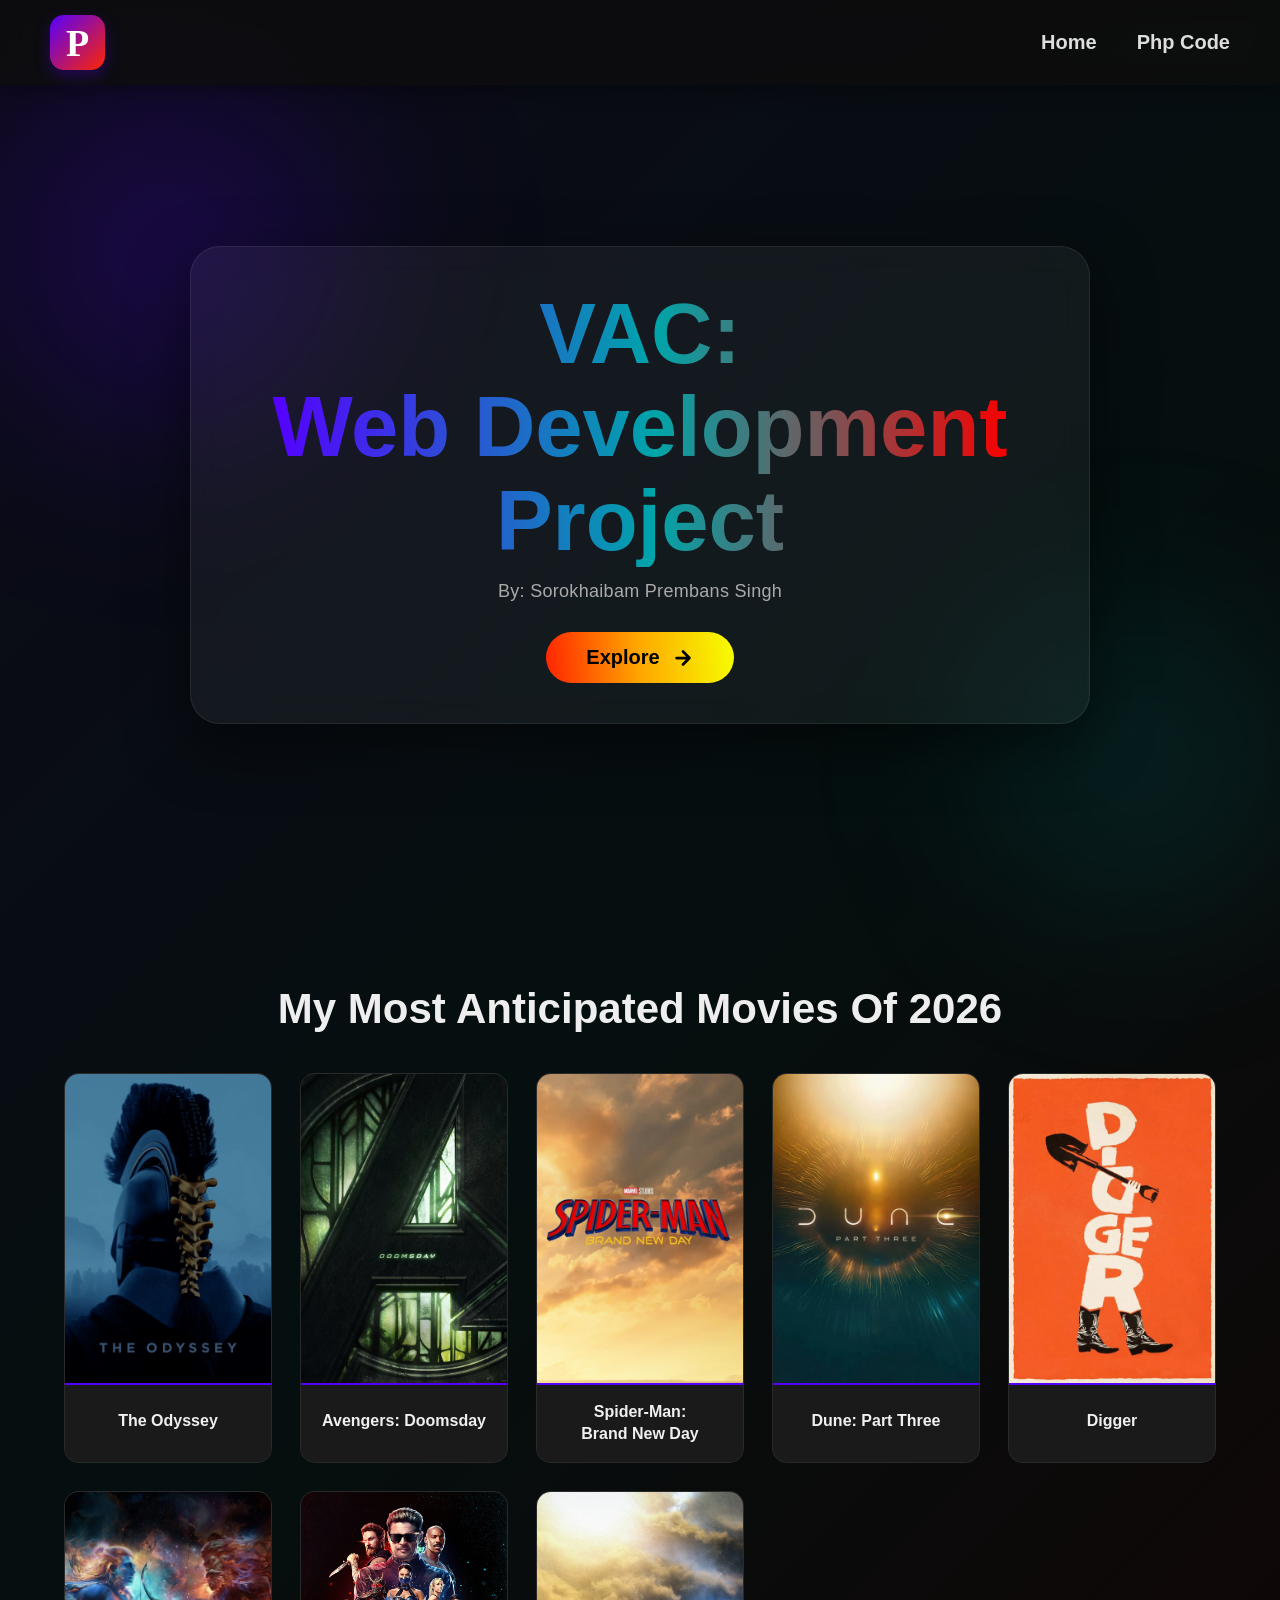
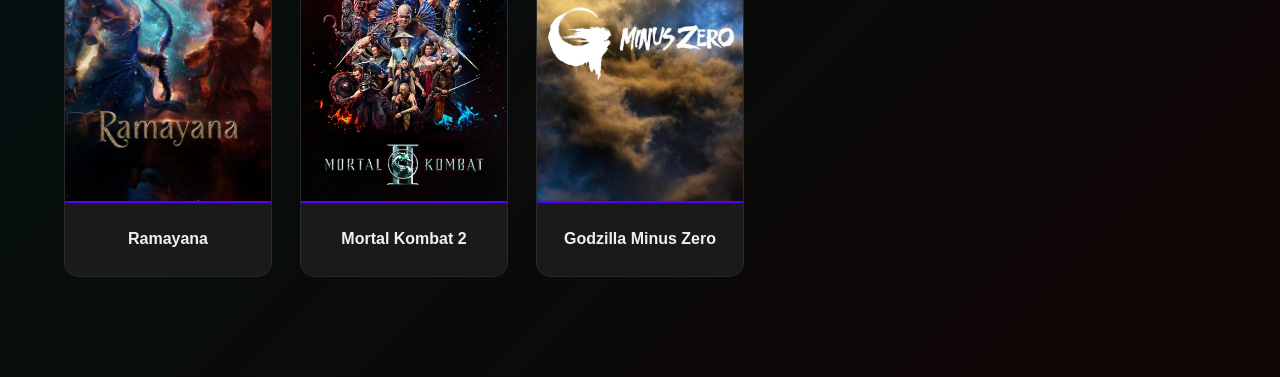
<file: index.html>
<!DOCTYPE html>
<html lang="en">
  <head>
  <meta name="viewport"          content="width=device-width, initial-scale=1.0, maximum-scale=1.0, user-scalable=no">
 <meta charset="utf-8" />
    <title>VAC: Web Development Project</title>
    <link rel="preconnect" href="https://fonts.googleapis.com" />
    <link rel="preconnect" href="https://fonts.gstatic.com" crossorigin />
    <link href="https://fonts.googleapis.com/css2?family=Poppins:wght@400;600;700&family=Roboto+Serif:wght@400;700&display=swap" rel="stylesheet" />
    <link rel="stylesheet" href="Homepage/globals.css" />
    <link rel="stylesheet" href="Homepage/styleguide.css" />
    <link rel="stylesheet" href="Homepage/style.css" />
  </head>
  <body>
    <div class="home-page">
      <nav class="navbar">
        <a href="index.html" class="logo" style="text-decoration: none;">P</a>
        <div class="menu">
          <a href="index.html" class="nav-link">Home</a>
          <a href="Pages/PhpCode/index.html" class="nav-link">Php Code</a>
          <!-- Toggle button removed — dark mode is the permanent default -->
        </div>
      </nav>

      <header class="hero-section">
        <div class="hero-bg-glow glow-1"></div>
        <div class="hero-bg-glow glow-2"></div>

        <div class="hero-content">
          <h1 class="hero-title">VAC:<br />Web Development Project</h1>
          <p class="hero-subtitle">By: Sorokhaibam Prembans Singh</p>
          <a href="#movies-section" class="explore-btn" onclick="document.getElementById('movies-section').scrollIntoView({behavior: 'smooth'}); return false;">
            Explore
            <svg width="22" height="22" viewBox="0 0 24 24" fill="none" xmlns="http://www.w3.org/2000/svg">
              <path d="M5 12H19M19 12L12 5M19 12L12 19" stroke="currentColor" stroke-width="3" stroke-linecap="round" stroke-linejoin="round"/>
            </svg>
          </a>
        </div>
      </header>

      <h2 id="movies-section" class="section-title">My Most Anticipated Movies Of 2026</h2>

      <section class="movie-section">
        <a href="Pages/Odyssey/index.html" class="movie-link">
          <div class="movie-card">
            <img class="movie-img" src="Asset/odyssey.webp" alt="The Odyssey" />
            <div class="title-frame"><h3>The Odyssey</h3></div>
          </div>
        </a>
        <a href="Pages/Avengers/index.html" class="movie-link">
          <div class="movie-card">
            <img class="movie-img" src="Asset/avengers.webp" alt="Avengers: Doomsday" />
            <div class="title-frame"><h3>Avengers: Doomsday</h3></div>
          </div>
        </a>
        <a href="Pages/SpiderMan/index.html" class="movie-link">
          <div class="movie-card">
            <img class="movie-img" src="Asset/spiderman.webp" alt="Spider-Man: Brand New Day" />
            <div class="title-frame"><h3>Spider-Man:<br/>Brand New Day</h3></div>
          </div>
        </a>
        <a href="Pages/Dune/index.html" class="movie-link">
          <div class="movie-card">
            <img class="movie-img" src="Asset/dune.webp" alt="Dune: Part Three" />
            <div class="title-frame"><h3>Dune: Part Three</h3></div>
          </div>
        </a>
        <a href="Pages/Digger/index.html" class="movie-link">
          <div class="movie-card">
            <img class="movie-img" src="Asset/digger.webp" alt="Digger" />
            <div class="title-frame"><h3>Digger</h3></div>
          </div>
        </a>
        <a href="Pages/Ramayana/index.html" class="movie-link">
          <div class="movie-card">
            <img class="movie-img" src="Asset/ramayana.webp" alt="Ramayana" />
            <div class="title-frame"><h3>Ramayana</h3></div>
          </div>
        </a>
        <a href="Pages/MortalKombat/index.html" class="movie-link">
          <div class="movie-card">
            <img class="movie-img" src="Asset/mortalkombat.webp" alt="Mortal Kombat 2" />
            <div class="title-frame"><h3>Mortal Kombat 2</h3></div>
          </div>
        </a>
        <a href="Pages/Godzilla/index.html" class="movie-link">
          <div class="movie-card">
            <img class="movie-img" src="Asset/godzilla.webp" alt="Godzilla" />
            <div class="title-frame"><h3>Godzilla Minus Zero</h3></div>
          </div>
        </a>
      </section>
    </div>
  </body>
</html>
</file>
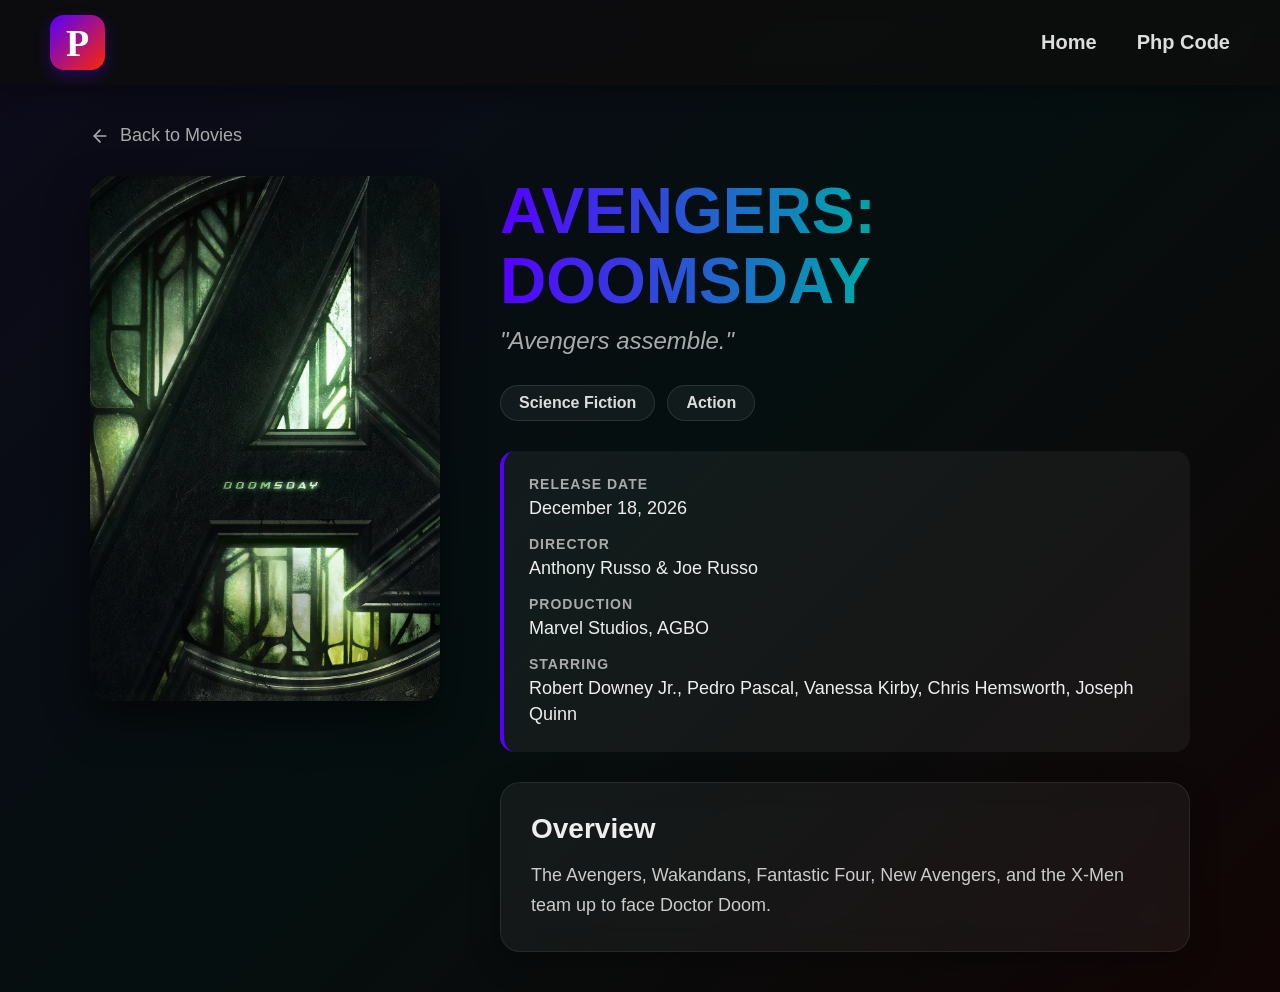
<file: Pages/Avengers/index.html>
<!DOCTYPE html>
<html lang="en">
  <head>
    <meta name="viewport" content="width=device-width, initial-scale=1" />
    <meta charset="utf-8" />
    <title>Avengers: Doomsday - Details</title>
    <link rel="stylesheet" href="../../Homepage/globals.css" />
    <link rel="stylesheet" href="../../Homepage/styleguide.css" />
    <link rel="stylesheet" href="../../Homepage/movie-style.css" />
  </head>
  <body>
    <div class="home-page">
      <nav class="navbar">
        <a href="../../index.html" class="logo" style="text-decoration:none;">P</a>
        <div class="menu">
          <a href="../../index.html" class="nav-link">Home</a>
          <a href="../PhpCode/index.html" class="nav-link">Php Code</a>
        </div>
      </nav>
      <main class="movie-detail-container">
        <a href="../../index.html#movies-section" onclick="history.back(); return false;" class="back-btn">
          <svg width="20" height="20" viewBox="0 0 24 24" fill="none" stroke="currentColor" stroke-width="2" stroke-linecap="round" stroke-linejoin="round"><line x1="19" y1="12" x2="5" y2="12"></line><polyline points="12 19 5 12 12 5"></polyline></svg>
          Back to Movies
        </a>
        <div class="movie-content-split">
          <div class="poster-column"><img class="detail-poster" src="../../Asset/avengers.webp" alt="Avengers Poster" /></div>
          <div class="info-column">
            <h1 class="detail-title">AVENGERS: DOOMSDAY</h1>
            <p class="detail-tagline">"Avengers assemble."</p>
            <div class="detail-genres"><span class="genre-pill">Science Fiction</span><span class="genre-pill">Action</span></div>
            <div class="meta-grid">
              <div class="meta-item"><span class="meta-label">Release Date</span><span class="meta-value">December 18, 2026</span></div>
              <div class="meta-item"><span class="meta-label">Director</span><span class="meta-value">Anthony Russo & Joe Russo</span></div>
              <div class="meta-item"><span class="meta-label">Production</span><span class="meta-value">Marvel Studios, AGBO</span></div>
              <div class="meta-item"><span class="meta-label">Starring</span><span class="meta-value">Robert Downey Jr., Pedro Pascal, Vanessa Kirby, Chris Hemsworth, Joseph Quinn</span></div>
            </div>
            <div class="overview-card">
              <h2>Overview</h2>
              <p>The Avengers, Wakandans, Fantastic Four, New Avengers, and the X-Men team up to face Doctor Doom.</p>
            </div>
          </div>
        </div>
      </main>
    </div>
  </body>
</html>
</file>
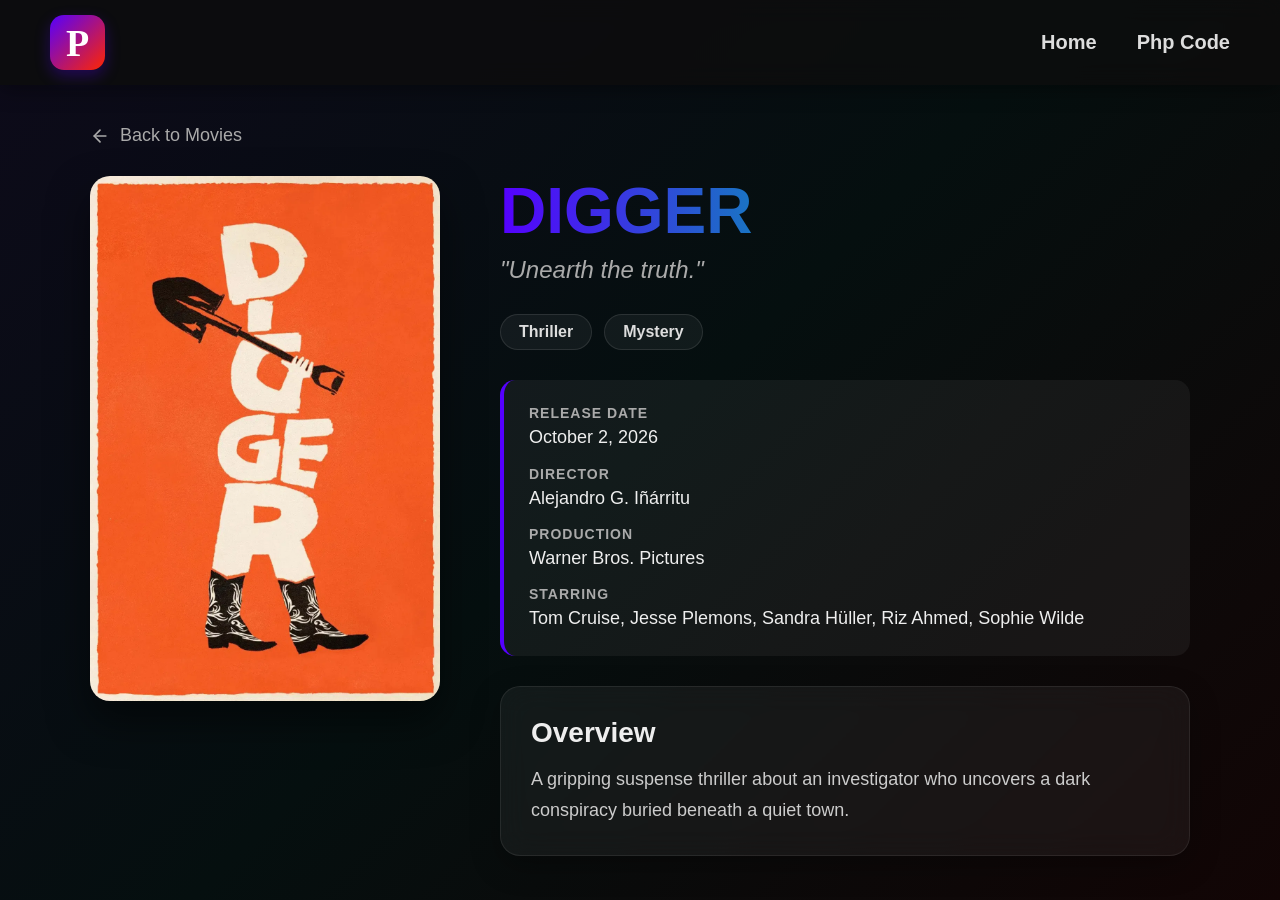
<file: Pages/Digger/index.html>
<!DOCTYPE html>
<html lang="en">
  <head>
    <meta name="viewport" content="width=device-width, initial-scale=1" />
    <meta charset="utf-8" />
    <title>Digger - Details</title>
    <link rel="stylesheet" href="../../Homepage/globals.css" />
    <link rel="stylesheet" href="../../Homepage/styleguide.css" />
    <link rel="stylesheet" href="../../Homepage/movie-style.css" />
   
  </head>
  <body>
    <div class="home-page">
      <nav class="navbar">
        <a href="../../index.html" class="logo" style="text-decoration:none;">P</a>
        <div class="menu">
          <a href="../../index.html" class="nav-link">Home</a>
          <a href="../PhpCode/index.html" class="nav-link">Php Code</a>
        </div>
      </nav>
      <main class="movie-detail-container">
        <a href="../../index.html#movies-section" onclick="history.back(); return false;" class="back-btn">
          <svg width="20" height="20" viewBox="0 0 24 24" fill="none" stroke="currentColor" stroke-width="2" stroke-linecap="round" stroke-linejoin="round"><line x1="19" y1="12" x2="5" y2="12"></line><polyline points="12 19 5 12 12 5"></polyline></svg>
          Back to Movies
        </a>
        <div class="movie-content-split">
          <div class="poster-column"><img class="detail-poster" src="../../Asset/digger.webp" alt="Digger Poster" /></div>
          <div class="info-column">
            <h1 class="detail-title">DIGGER</h1>
            <p class="detail-tagline">"Unearth the truth."</p>
            <div class="detail-genres"><span class="genre-pill">Thriller</span><span class="genre-pill">Mystery</span></div>
            <div class="meta-grid">
              <div class="meta-item"><span class="meta-label">Release Date</span><span class="meta-value">October 2, 2026</span></div>
              <div class="meta-item"><span class="meta-label">Director</span><span class="meta-value">Alejandro G. Iñárritu</span></div>
              <div class="meta-item"><span class="meta-label">Production</span><span class="meta-value">Warner Bros. Pictures</span></div>
              <div class="meta-item"><span class="meta-label">Starring</span><span class="meta-value">Tom Cruise, Jesse Plemons, Sandra Hüller, Riz Ahmed, Sophie Wilde</span></div>
            </div>
            <div class="overview-card">
              <h2>Overview</h2>
              <p>A gripping suspense thriller about an investigator who uncovers a dark conspiracy buried beneath a quiet town.</p>
            </div>
          </div>
        </div>
      </main>
    </div>
  </body>
</html>
</file>
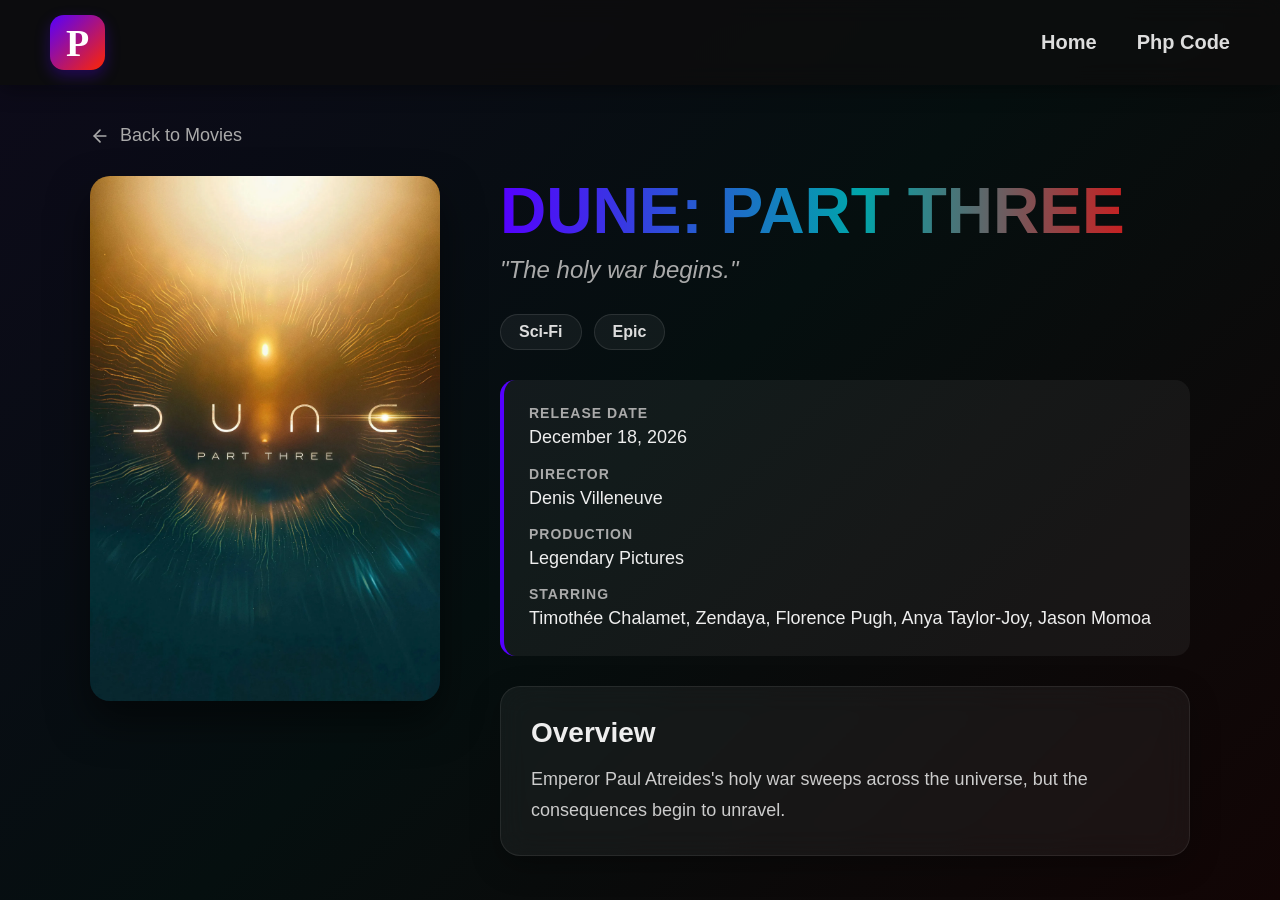
<file: Pages/Dune/index.html>
<!DOCTYPE html>
<html lang="en">
  <head>
    <meta name="viewport" content="width=device-width, initial-scale=1" />
    <meta charset="utf-8" />
    <title>Dune: Part Three - Details</title>
    <link rel="stylesheet" href="../../Homepage/globals.css" />
    <link rel="stylesheet" href="../../Homepage/styleguide.css" />
    <link rel="stylesheet" href="../../Homepage/movie-style.css" />
    
  </head>
  <body>
    <div class="home-page">
      <nav class="navbar">
        <a href="../../index.html" class="logo" style="text-decoration:none;">P</a>
        <div class="menu">
          <a href="../../index.html" class="nav-link">Home</a>
          <a href="../PhpCode/index.html" class="nav-link">Php Code</a>
        </div>
      </nav>
      <main class="movie-detail-container">
        <a href="../../index.html#movies-section" onclick="history.back(); return false;" class="back-btn">
          <svg width="20" height="20" viewBox="0 0 24 24" fill="none" stroke="currentColor" stroke-width="2" stroke-linecap="round" stroke-linejoin="round"><line x1="19" y1="12" x2="5" y2="12"></line><polyline points="12 19 5 12 12 5"></polyline></svg>
          Back to Movies
        </a>
        <div class="movie-content-split">
          <div class="poster-column"><img class="detail-poster" src="../../Asset/dune.webp" alt="Dune Poster" /></div>
          <div class="info-column">
            <h1 class="detail-title">DUNE: PART THREE</h1>
            <p class="detail-tagline">"The holy war begins."</p>
            <div class="detail-genres"><span class="genre-pill">Sci-Fi</span><span class="genre-pill">Epic</span></div>
            <div class="meta-grid">
              <div class="meta-item"><span class="meta-label">Release Date</span><span class="meta-value">December 18, 2026</span></div>
              <div class="meta-item"><span class="meta-label">Director</span><span class="meta-value">Denis Villeneuve</span></div>
              <div class="meta-item"><span class="meta-label">Production</span><span class="meta-value">Legendary Pictures</span></div>
              <div class="meta-item"><span class="meta-label">Starring</span><span class="meta-value">Timothée Chalamet, Zendaya, Florence Pugh, Anya Taylor-Joy, Jason Momoa</span></div>
            </div>
            <div class="overview-card">
              <h2>Overview</h2>
              <p>Emperor Paul Atreides's holy war sweeps across the universe, but the consequences begin to unravel.</p>
            </div>
          </div>
        </div>
      </main>
    </div>
  </body>
</html>
</file>
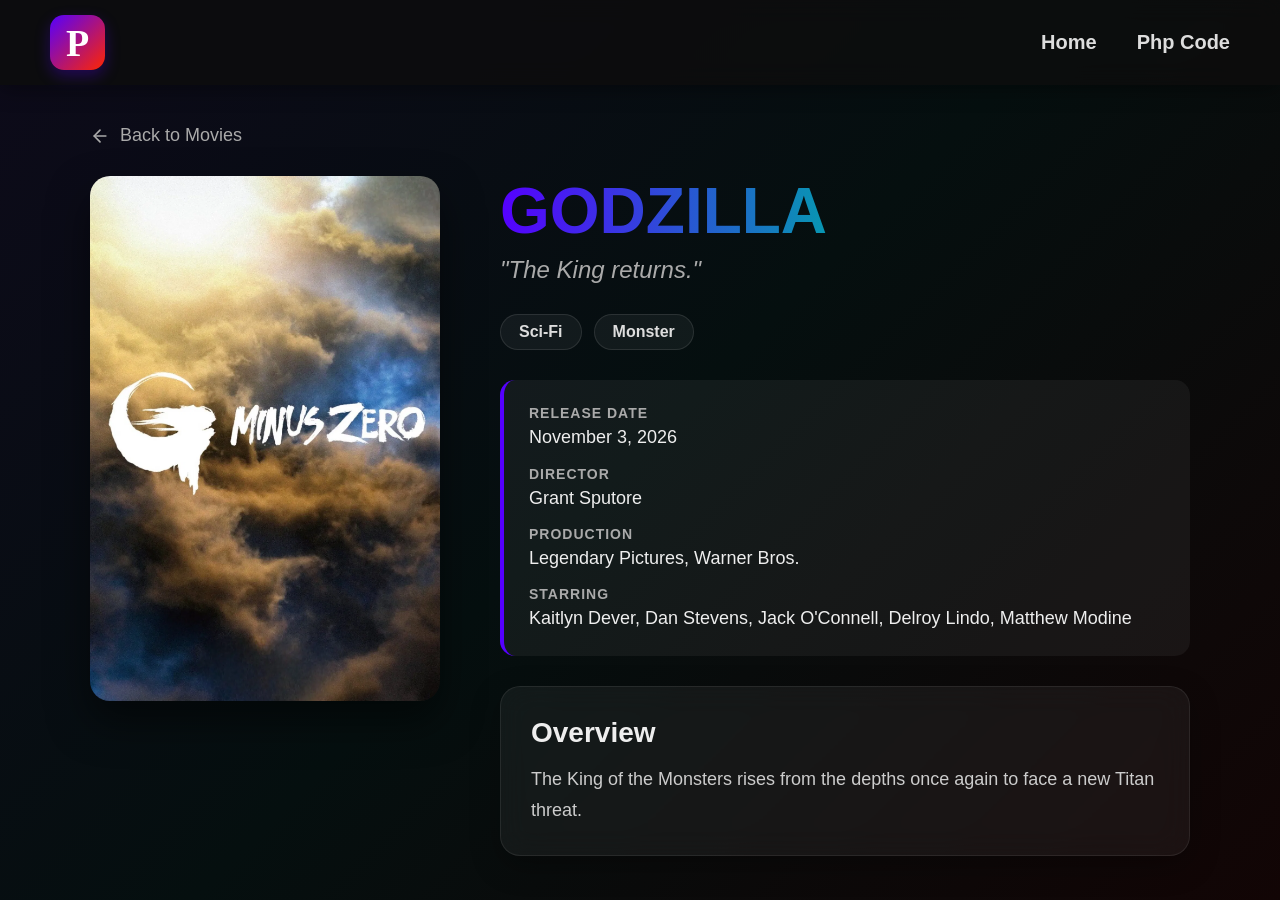
<file: Pages/Godzilla/index.html>
<!DOCTYPE html>
<html lang="en">
  <head>
    <meta name="viewport" content="width=device-width, initial-scale=1" />
    <meta charset="utf-8" />
    <title>Godzilla - Details</title>
    <link rel="stylesheet" href="../../Homepage/globals.css" />
    <link rel="stylesheet" href="../../Homepage/styleguide.css" />
    <link rel="stylesheet" href="../../Homepage/movie-style.css" />
  </head>
  <body>
    <div class="home-page">
      <nav class="navbar">
        <a href="../../index.html" class="logo" style="text-decoration:none;">P</a>
        <div class="menu">
          <a href="../../index.html" class="nav-link">Home</a>
          <a href="../PhpCode/index.html" class="nav-link">Php Code</a>
        </div>
      </nav>
      <main class="movie-detail-container">
        <a href="../../index.html#movies-section" onclick="history.back(); return false;" class="back-btn">
          <svg width="20" height="20" viewBox="0 0 24 24" fill="none" stroke="currentColor" stroke-width="2" stroke-linecap="round" stroke-linejoin="round"><line x1="19" y1="12" x2="5" y2="12"></line><polyline points="12 19 5 12 12 5"></polyline></svg>
          Back to Movies
        </a>
        <div class="movie-content-split">
          <div class="poster-column"><img class="detail-poster" src="../../Asset/godzilla.webp" alt="Godzilla Poster" /></div>
          <div class="info-column">
            <h1 class="detail-title">GODZILLA</h1>
            <p class="detail-tagline">"The King returns."</p>
            <div class="detail-genres"><span class="genre-pill">Sci-Fi</span><span class="genre-pill">Monster</span></div>
            <div class="meta-grid">
              <div class="meta-item"><span class="meta-label">Release Date</span><span class="meta-value">November 3, 2026</span></div>
              <div class="meta-item"><span class="meta-label">Director</span><span class="meta-value">Grant Sputore</span></div>
              <div class="meta-item"><span class="meta-label">Production</span><span class="meta-value">Legendary Pictures, Warner Bros.</span></div>
              <div class="meta-item"><span class="meta-label">Starring</span><span class="meta-value">Kaitlyn Dever, Dan Stevens, Jack O'Connell, Delroy Lindo, Matthew Modine</span></div>
            </div>
            <div class="overview-card">
              <h2>Overview</h2>
              <p>The King of the Monsters rises from the depths once again to face a new Titan threat.</p>
            </div>
          </div>
        </div>
      </main>
    </div>
  </body>
</html>
</file>
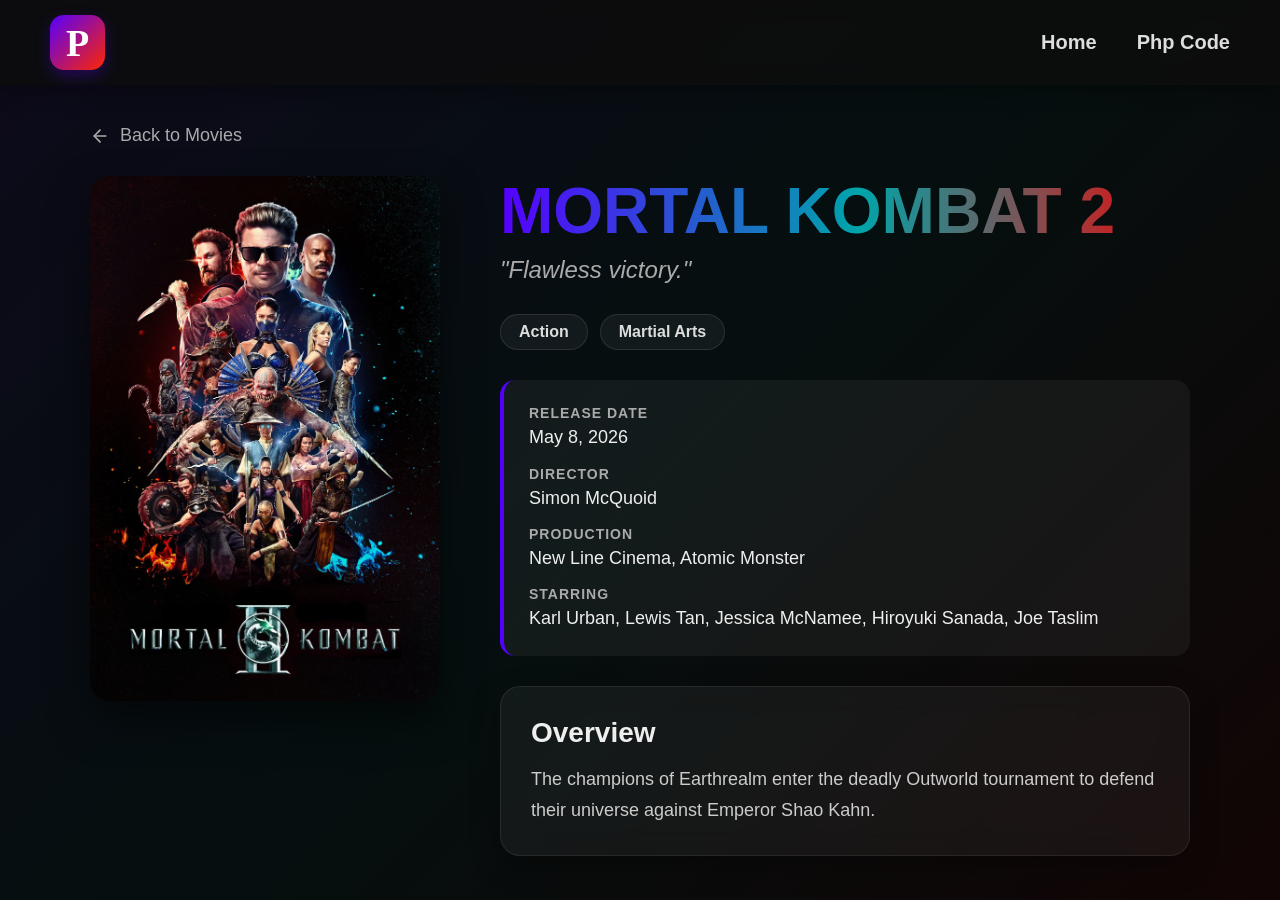
<file: Pages/MortalKombat/index.html>
<!DOCTYPE html>
<html lang="en">
  <head>
    <meta name="viewport" content="width=device-width, initial-scale=1" />
    <meta charset="utf-8" />
    <title>Mortal Kombat 2 - Details</title>
    <link rel="stylesheet" href="../../Homepage/globals.css" />
    <link rel="stylesheet" href="../../Homepage/styleguide.css" />
    <link rel="stylesheet" href="../../Homepage/movie-style.css" />
  </head>
  <body>
    <div class="home-page">
      <nav class="navbar">
        <a href="../../index.html" class="logo" style="text-decoration:none;">P</a>
        <div class="menu">
          <a href="../../index.html" class="nav-link">Home</a>
          <a href="../PhpCode/index.html" class="nav-link">Php Code</a>
        </div>
      </nav>
      <main class="movie-detail-container">
        <a href="../../index.html#movies-section" onclick="history.back(); return false;" class="back-btn">
          <svg width="20" height="20" viewBox="0 0 24 24" fill="none" stroke="currentColor" stroke-width="2" stroke-linecap="round" stroke-linejoin="round"><line x1="19" y1="12" x2="5" y2="12"></line><polyline points="12 19 5 12 12 5"></polyline></svg>
          Back to Movies
        </a>
        <div class="movie-content-split">
          <div class="poster-column"><img class="detail-poster" src="../../Asset/mortalkombat.webp" alt="Mortal Kombat 2 Poster" /></div>
          <div class="info-column">
            <h1 class="detail-title">MORTAL KOMBAT 2</h1>
            <p class="detail-tagline">"Flawless victory."</p>
            <div class="detail-genres"><span class="genre-pill">Action</span><span class="genre-pill">Martial Arts</span></div>
            <div class="meta-grid">
              <div class="meta-item"><span class="meta-label">Release Date</span><span class="meta-value">May 8, 2026</span></div>
              <div class="meta-item"><span class="meta-label">Director</span><span class="meta-value">Simon McQuoid</span></div>
              <div class="meta-item"><span class="meta-label">Production</span><span class="meta-value">New Line Cinema, Atomic Monster</span></div>
              <div class="meta-item"><span class="meta-label">Starring</span><span class="meta-value">Karl Urban, Lewis Tan, Jessica McNamee, Hiroyuki Sanada, Joe Taslim</span></div>
            </div>
            <div class="overview-card">
              <h2>Overview</h2>
              <p>The champions of Earthrealm enter the deadly Outworld tournament to defend their universe against Emperor Shao Kahn.</p>
            </div>
          </div>
        </div>
      </main>
    </div>
  </body>
</html>
</file>
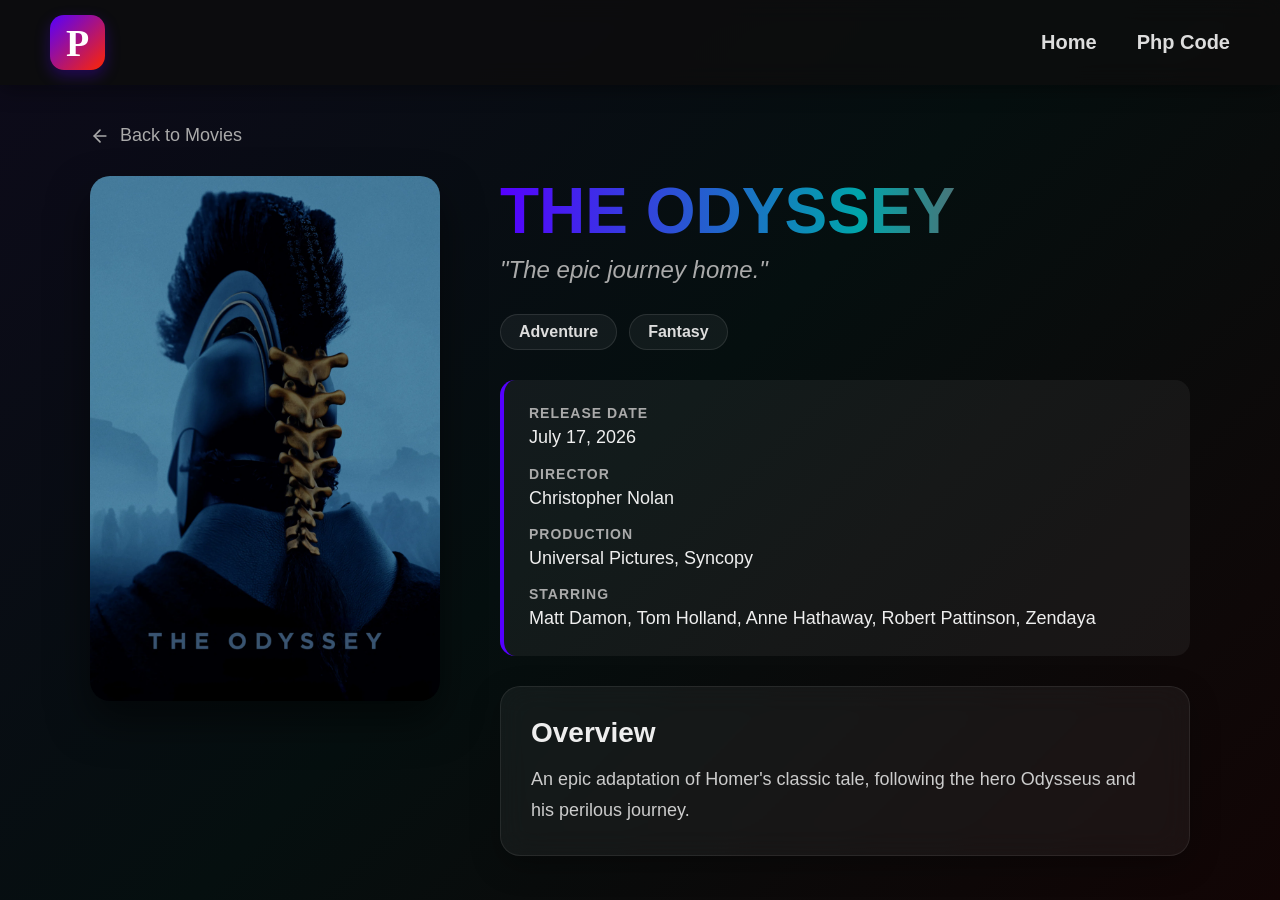
<file: Pages/Odyssey/index.html>
<!DOCTYPE html>
<html lang="en">
  <head>
    <meta name="viewport" content="width=device-width, initial-scale=1" />
    <meta charset="utf-8" />
    <title>The Odyssey - Details</title>
    <link rel="stylesheet" href="../../Homepage/globals.css" />
    <link rel="stylesheet" href="../../Homepage/styleguide.css" />
    <link rel="stylesheet" href="../../Homepage/movie-style.css" />
  </head>
  <body>
    <div class="home-page">
      <nav class="navbar">
        <a href="../../index.html" class="logo" style="text-decoration:none;">P</a>
        <div class="menu">
          <a href="../../index.html" class="nav-link">Home</a>
          <a href="../PhpCode/index.html" class="nav-link">Php Code</a>
        </div>
      </nav>
      <main class="movie-detail-container">
        <a href="../../index.html#movies-section" onclick="history.back(); return false;" class="back-btn">
          <svg width="20" height="20" viewBox="0 0 24 24" fill="none" stroke="currentColor" stroke-width="2" stroke-linecap="round" stroke-linejoin="round"><line x1="19" y1="12" x2="5" y2="12"></line><polyline points="12 19 5 12 12 5"></polyline></svg>
          Back to Movies
        </a>
        <div class="movie-content-split">
          <div class="poster-column"><img class="detail-poster" src="../../Asset/odyssey.webp" alt="Odyssey Poster" /></div>
          <div class="info-column">
            <h1 class="detail-title">THE ODYSSEY</h1>
            <p class="detail-tagline">"The epic journey home."</p>
            <div class="detail-genres"><span class="genre-pill">Adventure</span><span class="genre-pill">Fantasy</span></div>
            <div class="meta-grid">
              <div class="meta-item"><span class="meta-label">Release Date</span><span class="meta-value">July 17, 2026</span></div>
              <div class="meta-item"><span class="meta-label">Director</span><span class="meta-value">Christopher Nolan</span></div>
              <div class="meta-item"><span class="meta-label">Production</span><span class="meta-value">Universal Pictures, Syncopy</span></div>
              <div class="meta-item"><span class="meta-label">Starring</span><span class="meta-value">Matt Damon, Tom Holland, Anne Hathaway, Robert Pattinson, Zendaya</span></div>
            </div>
            <div class="overview-card">
              <h2>Overview</h2>
              <p>An epic adaptation of Homer's classic tale, following the hero Odysseus and his perilous journey.</p>
            </div>
          </div>
        </div>
      </main>
    </div>
  </body>
</html>
</file>
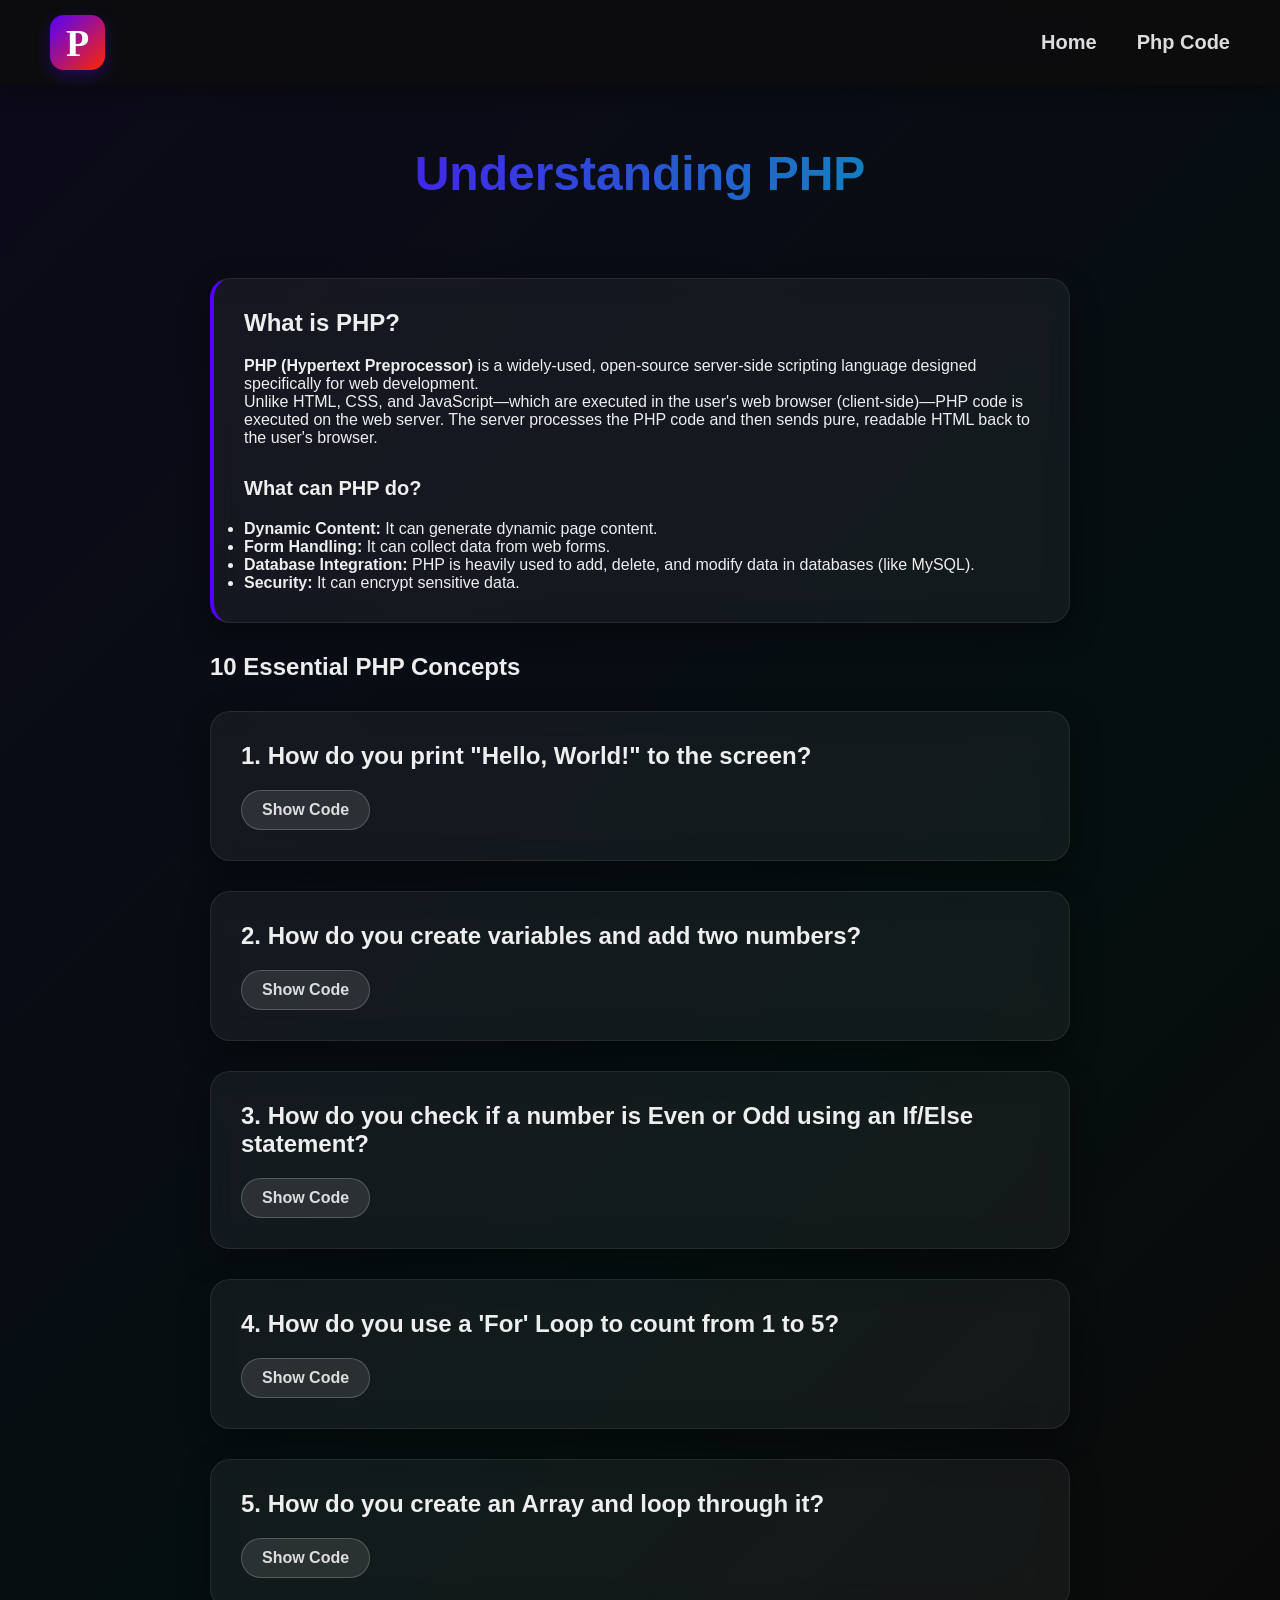
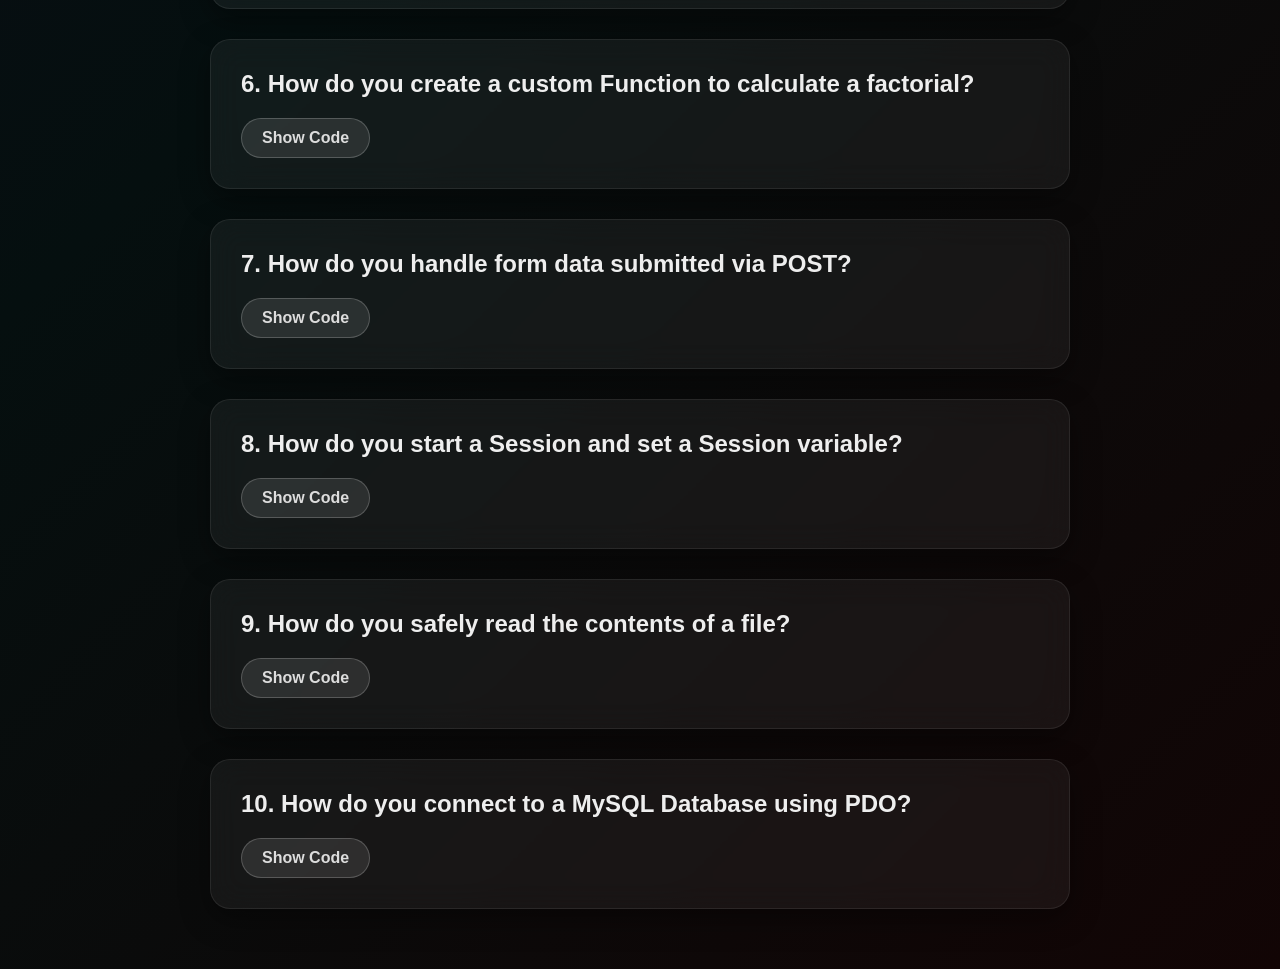
<file: Pages/PhpCode/index.html>
<!DOCTYPE html>
<html lang="en">
  <head>
    <meta name="viewport" content="width=device-width, initial-scale=1" />
    <meta charset="utf-8" />
    <title>PHP Introduction & Code Examples</title>
    <link rel="stylesheet" href="../../Homepage/globals.css" />
    <link rel="stylesheet" href="../../Homepage/styleguide.css" />
    <link rel="stylesheet" href="../../Homepage/php-style.css" />
  </head>
  <body>
    <div class="home-page">
      <nav class="navbar">
        <a href="../../index.html" class="logo" style="text-decoration: none;">P</a>
        <div class="menu">
          <a href="../../index.html" class="nav-link">Home</a>
          <a href="#" class="nav-link">Php Code</a>
        </div>
      </nav>

      <main class="php-container">
        <h1 class="page-title">Understanding PHP</h1>

        <div class="code-card" style="border-left: 4px solid var(--primary-color);">
          <h2 class="question">What is PHP?</h2>
          <p class="intro-text">
            <strong>PHP (Hypertext Preprocessor)</strong> is a widely-used, open-source server-side scripting language designed specifically for web development. 
          </p>
          <p class="intro-text">
            Unlike HTML, CSS, and JavaScript—which are executed in the user's web browser (client-side)—PHP code is executed on the web server. The server processes the PHP code and then sends pure, readable HTML back to the user's browser.
          </p>
          <h3 class="question" style="font-size: 20px; margin-top: 30px;">What can PHP do?</h3>
          <ul class="intro-list">
            <li><strong>Dynamic Content:</strong> It can generate dynamic page content.</li>
            <li><strong>Form Handling:</strong> It can collect data from web forms.</li>
            <li><strong>Database Integration:</strong> PHP is heavily used to add, delete, and modify data in databases (like MySQL).</li>
            <li><strong>Security:</strong> It can encrypt sensitive data.</li>
          </ul>
        </div>

        <h2 class="section-subtitle">10 Essential PHP Concepts</h2>

        <!-- Card 1 -->
        <div class="code-card">
          <h3 class="question">1. How do you print "Hello, World!" to the screen?</h3>
          <button class="toggle-btn" onclick="toggleCode(this)">Show Code</button>
          <div class="code-wrapper"><div class="code-inner"><div class="code-block"><code>&lt;?php
    echo "Hello, World!";
?&gt;</code></div></div></div>
        </div>

        <!-- Card 2 -->
        <div class="code-card">
          <h3 class="question">2. How do you create variables and add two numbers?</h3>
          <button class="toggle-btn" onclick="toggleCode(this)">Show Code</button>
          <div class="code-wrapper"><div class="code-inner"><div class="code-block"><code>&lt;?php
    $num1 = 15;
    $num2 = 25;
    $sum = $num1 + $num2;
    echo "The sum is: " . $sum;
?&gt;</code></div></div></div>
        </div>

        <!-- Card 3 -->
        <div class="code-card">
          <h3 class="question">3. How do you check if a number is Even or Odd using an If/Else statement?</h3>
          <button class="toggle-btn" onclick="toggleCode(this)">Show Code</button>
          <div class="code-wrapper"><div class="code-inner"><div class="code-block"><code>&lt;?php
    $number = 8;
    if ($number % 2 == 0) {
        echo "$number is Even";
    } else {
        echo "$number is Odd";
    }
?&gt;</code></div></div></div>
        </div>

        <!-- Card 4 -->
        <div class="code-card">
          <h3 class="question">4. How do you use a 'For' Loop to count from 1 to 5?</h3>
          <button class="toggle-btn" onclick="toggleCode(this)">Show Code</button>
          <div class="code-wrapper"><div class="code-inner"><div class="code-block"><code>&lt;?php
    for ($i = 1; $i <= 5; $i++) {
        echo "The number is: $i &lt;br&gt;";
    }
?&gt;</code></div></div></div>
        </div>

        <!-- Card 5 -->
        <div class="code-card">
          <h3 class="question">5. How do you create an Array and loop through it?</h3>
          <button class="toggle-btn" onclick="toggleCode(this)">Show Code</button>
          <div class="code-wrapper"><div class="code-inner"><div class="code-block"><code>&lt;?php
    $movies = array("Avengers", "Godzilla", "Dune");
    foreach ($movies as $movie) {
        echo $movie . "&lt;br&gt;";
    }
?&gt;</code></div></div></div>
        </div>

        <!-- Card 6 -->
        <div class="code-card">
          <h3 class="question">6. How do you create a custom Function to calculate a factorial?</h3>
          <button class="toggle-btn" onclick="toggleCode(this)">Show Code</button>
          <div class="code-wrapper"><div class="code-inner"><div class="code-block"><code>&lt;?php
    function factorial($n) {
        if ($n <= 1) { return 1; } 
        else { return $n * factorial($n - 1); }
    }
    echo "Factorial of 5 is: " . factorial(5);
?&gt;</code></div></div></div>
        </div>

        <!-- Card 7 -->
        <div class="code-card">
          <h3 class="question">7. How do you handle form data submitted via POST?</h3>
          <button class="toggle-btn" onclick="toggleCode(this)">Show Code</button>
          <div class="code-wrapper"><div class="code-inner"><div class="code-block"><code>&lt;?php
    if ($_SERVER["REQUEST_METHOD"] == "POST") {
        $name = htmlspecialchars($_POST['fname']);
        if (empty($name)) { echo "Name is empty"; } 
        else { echo "Welcome, " . $name; }
    }
?&gt;</code></div></div></div>
        </div>

        <!-- Card 8 -->
        <div class="code-card">
          <h3 class="question">8. How do you start a Session and set a Session variable?</h3>
          <button class="toggle-btn" onclick="toggleCode(this)">Show Code</button>
          <div class="code-wrapper"><div class="code-inner"><div class="code-block"><code>&lt;?php
    session_start();
    $_SESSION["username"] = "AdminUser";
    $_SESSION["role"] = "Administrator";
    echo "Session variables are set.";
?&gt;</code></div></div></div>
        </div>

        <!-- Card 9 -->
        <div class="code-card">
          <h3 class="question">9. How do you safely read the contents of a file?</h3>
          <button class="toggle-btn" onclick="toggleCode(this)">Show Code</button>
          <div class="code-wrapper"><div class="code-inner"><div class="code-block"><code>&lt;?php
    $filename = "webdictionary.txt";
    $myfile = fopen($filename, "r") or die("Unable to open file!");
    while(!feof($myfile)) {
        echo fgets($myfile) . "&lt;br&gt;";
    }
    fclose($myfile);
?&gt;</code></div></div></div>
        </div>

        <!-- Card 10 -->
        <div class="code-card">
          <h3 class="question">10. How do you connect to a MySQL Database using PDO?</h3>
          <button class="toggle-btn" onclick="toggleCode(this)">Show Code</button>
          <div class="code-wrapper"><div class="code-inner"><div class="code-block"><code>&lt;?php
    $servername = "localhost";
    $username = "root";
    $password = "password";
    try {
        $conn = new PDO("mysql:host=$servername;dbname=myDB", $username, $password);
        $conn->setAttribute(PDO::ATTR_ERRMODE, PDO::ERRMODE_EXCEPTION);
        echo "Connected successfully";
    } catch(PDOException $e) {
        echo "Connection failed: " . $e->getMessage();
    }
?&gt;</code></div></div></div>
        </div>
      </main>
    </div>

    <script>
      function toggleCode(btn) {
        const codeWrapper = btn.nextElementSibling;
        codeWrapper.classList.toggle('open');
        if (codeWrapper.classList.contains('open')) {
          btn.textContent = 'Hide Code';
          btn.classList.add('active');
        } else {
          btn.textContent = 'Show Code';
          btn.classList.remove('active');
        }
      }
    </script>
  </body>
</html>
</file>
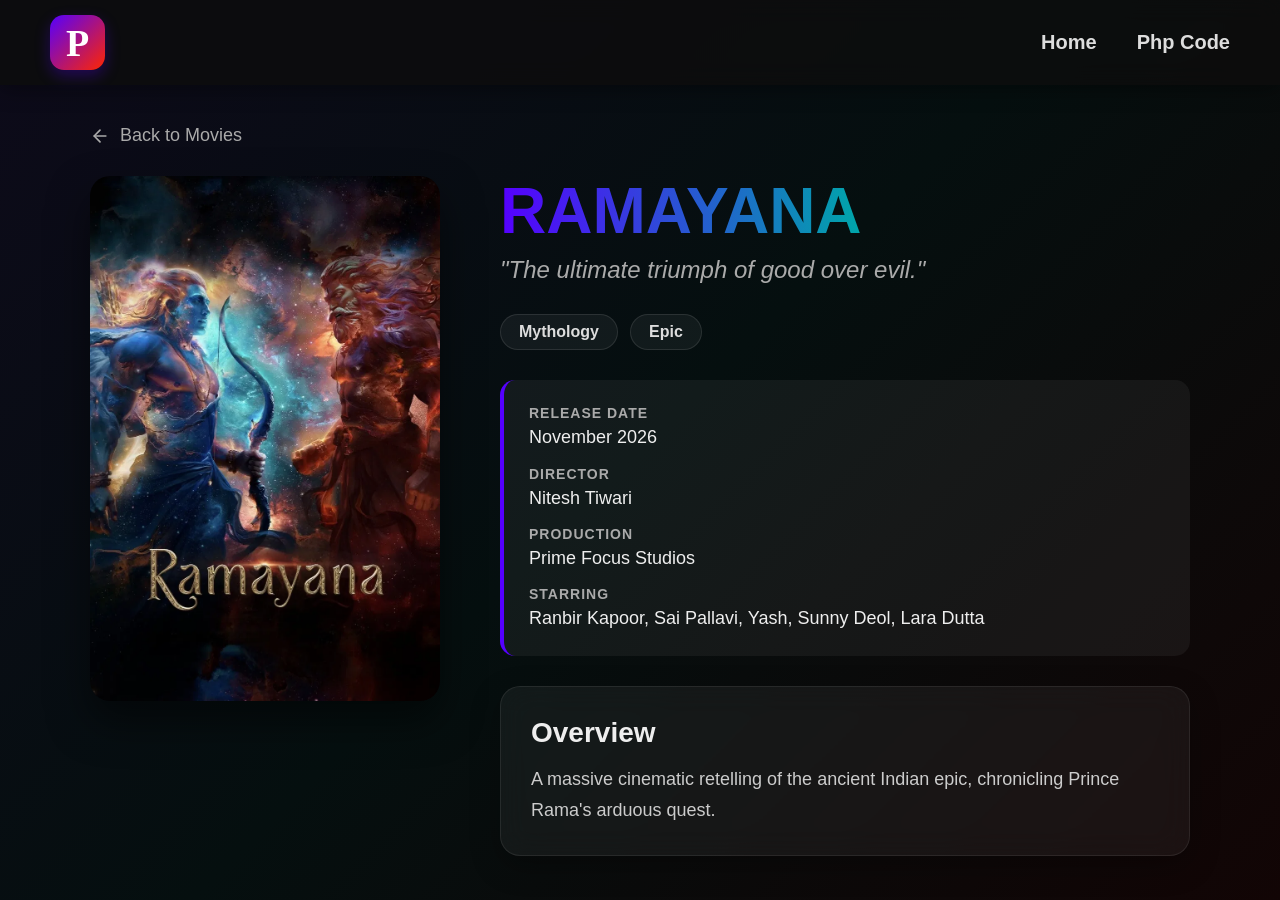
<file: Pages/Ramayana/index.html>
<!DOCTYPE html>
<html lang="en">
  <head>
    <meta name="viewport" content="width=device-width, initial-scale=1" />
    <meta charset="utf-8" />
    <title>Ramayana - Details</title>
    <link rel="stylesheet" href="../../Homepage/globals.css" />
    <link rel="stylesheet" href="../../Homepage/styleguide.css" />
    <link rel="stylesheet" href="../../Homepage/movie-style.css" />
  </head>
  <body>
    <div class="home-page">
      <nav class="navbar">
        <a href="../../index.html" class="logo" style="text-decoration:none;">P</a>
        <div class="menu">
          <a href="../../index.html" class="nav-link">Home</a>
          <a href="../PhpCode/index.html" class="nav-link">Php Code</a>
        </div>
      </nav>
      <main class="movie-detail-container">
        <a href="../../index.html#movies-section" onclick="history.back(); return false;" class="back-btn">
          <svg width="20" height="20" viewBox="0 0 24 24" fill="none" stroke="currentColor" stroke-width="2" stroke-linecap="round" stroke-linejoin="round"><line x1="19" y1="12" x2="5" y2="12"></line><polyline points="12 19 5 12 12 5"></polyline></svg>
          Back to Movies
        </a>
        <div class="movie-content-split">
          <div class="poster-column"><img class="detail-poster" src="../../Asset/ramayana.webp" alt="Ramayana Poster" /></div>
          <div class="info-column">
            <h1 class="detail-title">RAMAYANA</h1>
            <p class="detail-tagline">"The ultimate triumph of good over evil."</p>
            <div class="detail-genres"><span class="genre-pill">Mythology</span><span class="genre-pill">Epic</span></div>
            <div class="meta-grid">
              <div class="meta-item"><span class="meta-label">Release Date</span><span class="meta-value">November 2026</span></div>
              <div class="meta-item"><span class="meta-label">Director</span><span class="meta-value">Nitesh Tiwari</span></div>
              <div class="meta-item"><span class="meta-label">Production</span><span class="meta-value">Prime Focus Studios</span></div>
              <div class="meta-item"><span class="meta-label">Starring</span><span class="meta-value">Ranbir Kapoor, Sai Pallavi, Yash, Sunny Deol, Lara Dutta</span></div>
            </div>
            <div class="overview-card">
              <h2>Overview</h2>
              <p>A massive cinematic retelling of the ancient Indian epic, chronicling Prince Rama's arduous quest.</p>
            </div>
          </div>
        </div>
      </main>
    </div>
  </body>
</html>
</file>
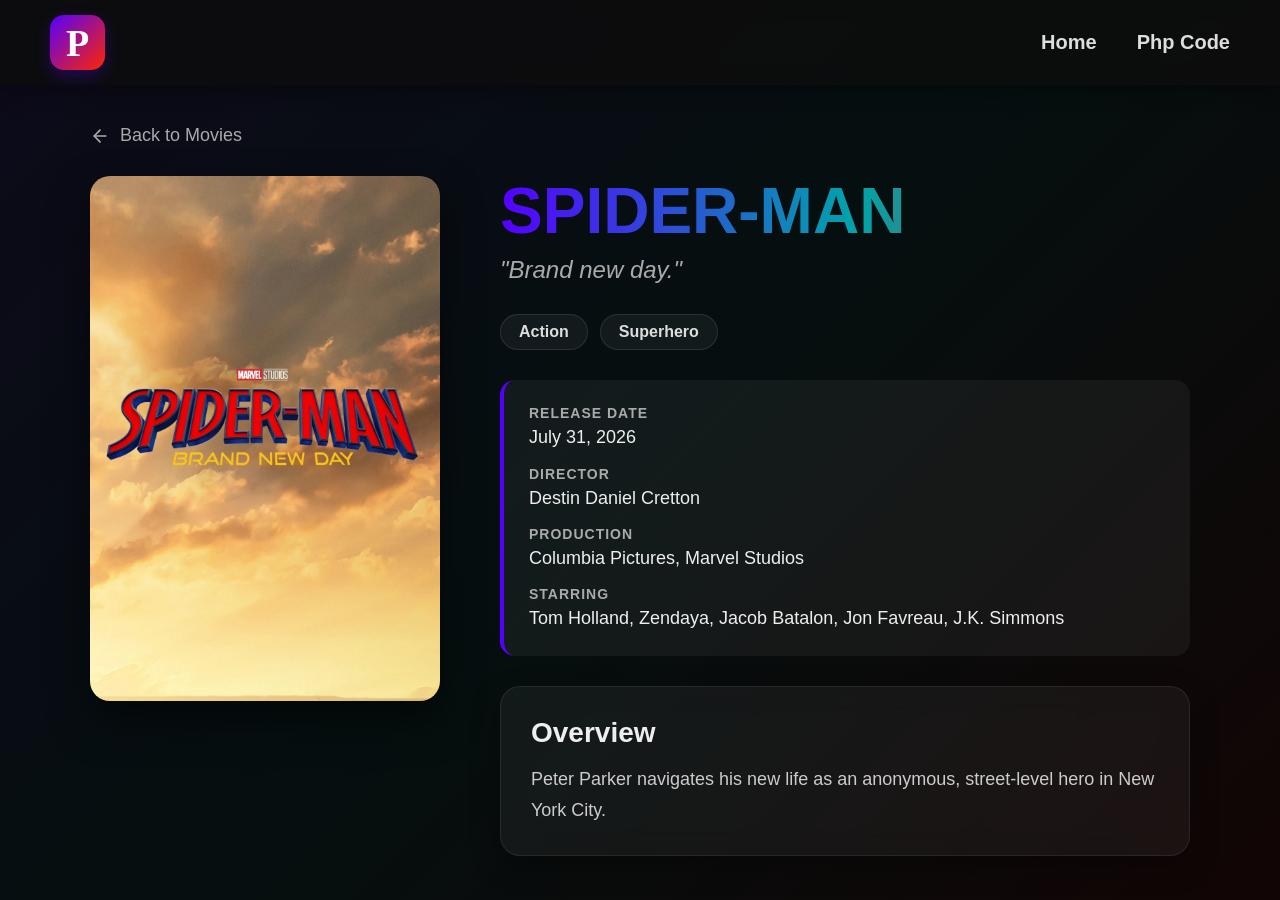
<file: Pages/SpiderMan/index.html>
<!DOCTYPE html>
<html lang="en">
  <head>
    <meta name="viewport" content="width=device-width, initial-scale=1" />
    <meta charset="utf-8" />
    <title>Spider-Man - Details</title>
    <link rel="stylesheet" href="../../Homepage/globals.css" />
    <link rel="stylesheet" href="../../Homepage/styleguide.css" />
    <link rel="stylesheet" href="../../Homepage/movie-style.css" />
  </head>
  <body>
    <div class="home-page">
      <nav class="navbar">
        <a href="../../index.html" class="logo" style="text-decoration:none;">P</a>
        <div class="menu">
          <a href="../../index.html" class="nav-link">Home</a>
          <a href="../PhpCode/index.html" class="nav-link">Php Code</a>
        </div>
      </nav>
      <main class="movie-detail-container">
        <a href="../../index.html#movies-section" onclick="history.back(); return false;" class="back-btn">
          <svg width="20" height="20" viewBox="0 0 24 24" fill="none" stroke="currentColor" stroke-width="2" stroke-linecap="round" stroke-linejoin="round"><line x1="19" y1="12" x2="5" y2="12"></line><polyline points="12 19 5 12 12 5"></polyline></svg>
          Back to Movies
        </a>
        <div class="movie-content-split">
          <div class="poster-column"><img class="detail-poster" src="../../Asset/spiderman.webp" alt="Spider-Man Poster" /></div>
          <div class="info-column">
            <h1 class="detail-title">SPIDER-MAN</h1>
            <p class="detail-tagline">"Brand new day."</p>
            <div class="detail-genres"><span class="genre-pill">Action</span><span class="genre-pill">Superhero</span></div>
            <div class="meta-grid">
              <div class="meta-item"><span class="meta-label">Release Date</span><span class="meta-value">July 31, 2026</span></div>
              <div class="meta-item"><span class="meta-label">Director</span><span class="meta-value">Destin Daniel Cretton</span></div>
              <div class="meta-item"><span class="meta-label">Production</span><span class="meta-value">Columbia Pictures, Marvel Studios</span></div>
              <div class="meta-item"><span class="meta-label">Starring</span><span class="meta-value">Tom Holland, Zendaya, Jacob Batalon, Jon Favreau, J.K. Simmons</span></div>
            </div>
            <div class="overview-card">
              <h2>Overview</h2>
              <p>Peter Parker navigates his new life as an anonymous, street-level hero in New York City.</p>
            </div>
          </div>
        </div>
      </main>
    </div>
  </body>
</html>
</file>
<file: Homepage/globals.css>
:root {
  /* These will override the styleguide.css variables if globals.css is loaded second */
  --primary-color: #5500ff;
  --secondary-color: #00a5aa;
  --background-color: #0d0d0d;
  --text-color: #eee;
  --p-font-family: "Poppins", Helvetica, sans-serif;
  --h2-font-family: "Roboto Serif", Helvetica, serif;
  --h5-font-family: "Roboto Serif", Helvetica, serif;
}

* {
  margin: 0;
  padding: 0;
  box-sizing: border-box;
}

body {
  background-color: var(--background-color);
  color: var(--text-color);
  font-family: var(--p-font-family);
  overflow-x: hidden;
}

.navbar {
  background-color: rgba(13, 13, 13, 0.85); /* Try to rely on specificity over !important */
  box-shadow: 0 4px 20px rgba(0, 0, 0, 0.5);
}

.nav-link {
  color: #ddd;
}

.nav-link:hover {
  color: #a78bfa;
}

/* =========================================
   SHARED LOGO — badge style, every page
   ========================================= */
.logo {
  font-family: "Redressed-Regular", "Playfair Display", serif;
  font-size: 38px;
  font-weight: bold;
  color: #fff; 
  background: linear-gradient(135deg, rgba(85, 0, 255, 1) 0%, rgba(255, 38, 0, 1) 100%);
  background-clip: border-box; /* Removed redundant -webkit-background-clip */
  width: 55px;
  height: 55px;
  display: flex;
  align-items: center;
  justify-content: center;
  border-radius: 14px;
  box-shadow: 0 6px 15px rgba(85, 0, 255, 0.3);
  text-decoration: none;
  cursor: pointer; /* Changed from 'default' so users know it is clickable if it is an <a> tag */
  transition: transform 0.3s ease, box-shadow 0.3s ease;
  flex-shrink: 0;
}

.logo:hover {
  transform: rotate(-10deg) scale(1.05);
  box-shadow: 0 8px 20px rgba(255, 38, 0, 0.4);
}
</file>
<file: Homepage/styleguide.css>
:root {
  --h1-header1: rgba(0, 0, 0, 1);
  --h2-header2: rgba(0, 0, 0, 1);
  --h3-header3: rgba(0, 0, 0, 1);
  --h4-header4: rgba(0, 0, 0, 1);
  --h5-header5: rgba(0, 0, 0, 1);
  
  
  /* Added sans-serif fallbacks to all font families */
  --h5-font-family: "Roboto", Helvetica, sans-serif;
  --h5-font-weight: 500;
  --h5-font-size: 26px;
  --h5-letter-spacing: 0px;
  --h5-line-height: normal;
  --h5-font-style: normal;
  
  --h4-font-family: "Roboto", Helvetica, sans-serif;
  --h4-font-weight: 500;
  --h4-font-size: 30px;
  --h4-letter-spacing: 0px;
  --h4-line-height: normal;
  --h4-font-style: normal;
  
  --h3-font-family: "Roboto", Helvetica, sans-serif;
  --h3-font-weight: 500;
  --h3-font-size: 36px;
  --h3-letter-spacing: 0px;
  --h3-line-height: normal;
  --h3-font-style: normal;
  
  --h2-font-family: "Roboto", Helvetica, sans-serif;
  --h2-font-weight: 500;
  --h2-font-size: 42px;
  --h2-letter-spacing: 0px;
  --h2-line-height: normal;
  --h2-font-style: normal;
  
  --h1-font-family: "Roboto", Helvetica, sans-serif;
  --h1-font-weight: 500;
  --h1-font-size: 48px;
  --h1-letter-spacing: 0px;
  --h1-line-height: normal;
  --h1-font-style: normal;
  
  --p-font-family: "REM", Helvetica, sans-serif;
  --p-font-weight: 400;
  --p-font-size: 18px;
  --p-letter-spacing: 0px;
  --p-line-height: normal;
  --p-font-style: normal;
}
</file>
<file: Homepage/style.css>
/* =========================================
   Home Page Wrapper
   ========================================= */
body {
  margin: 0;
  background: linear-gradient(135deg, #0d0a1a 0%, #050f0f 50%, #120505 100%);
  color: #eee;
  font-family: var(--p-font-family);
  min-height: 100vh;
}

.home-page {
  display: flex;
  flex-direction: column;
  align-items: center;
  min-height: 100vh;
}

.navbar {
  display: flex;
  justify-content: space-between;
  align-items: center;
  width: 100%;
  padding: 15px 50px;
  background-color: rgba(13, 13, 13, 0.85);
  backdrop-filter: blur(12px);
  -webkit-backdrop-filter: blur(12px);
  box-shadow: 0 4px 20px rgba(0, 0, 0, 0.4);
  position: sticky;
  top: 0;
  z-index: 100;
}

/* Logo styles live in globals.css — shared across all pages */

.menu {
  display: flex;
  gap: 40px;
  align-items: center;
}

.nav-link {
  font-family: var(--h5-font-family);
  font-size: 20px;
  color: #ddd;
  text-decoration: none;
  font-weight: 600;
  position: relative;
  padding: 5px 0;
  transition: color 0.3s ease;
}

.nav-link::after {
  content: '';
  position: absolute;
  width: 0;
  height: 3px;
  bottom: 0;
  left: 0;
  background: linear-gradient(90deg, #5500ff, #00a5aa);
  transition: width 0.3s ease;
  border-radius: 2px;
}

.nav-link:hover {
  color: #a78bfa;
}

.nav-link:hover::after {
  width: 100%;
}
/*
=======================================
   Hero Section
   ========================================= */
.hero-section {
  padding-top: 20px; /* Reduced from 100px to close the gap */
  padding-bottom: 40px;
  display: flex;
  flex-direction: column;
  align-items: center;
  justify-content: center;
  width: 100%;
  min-height: calc(100vh - 80px); /* Subtracts the navbar height so it fits the screen perfectly */
  position: relative;
  overflow: visible;
}

.hero-bg-glow {
  position: absolute;
  border-radius: 50%;
  filter: blur(90px);
  pointer-events: none;
  z-index: 0;
}

.glow-1 {
  width: 500px;
  height: 500px;
  background: radial-gradient(circle, rgba(85, 0, 255, 0.3) 0%, transparent 70%);
  top: -80px;
  left: -80px;
}

.glow-2 {
  width: 400px;
  height: 400px;
  background: radial-gradient(circle, rgba(0, 165, 170, 0.22) 0%, transparent 70%);
  bottom: -60px;
  right: -60px;
}

.hero-content {
  background: rgba(255, 255, 255, 0.05);
  padding: 40px 80px; /* Changed top/bottom padding from 60px to 40px */
  border-radius: 30px;
  border: 1px solid rgba(255, 255, 255, 0.08);
  backdrop-filter: blur(15px);
  -webkit-backdrop-filter: blur(15px);
  box-shadow: 0 20px 60px rgba(0, 0, 0, 0.5);
  text-align: center;
  max-width: 900px;
  width: 90%;
  position: relative;
  z-index: 1;
}

.hero-title {
  font-size: clamp(36px, 7vw, 85px);
  line-height: 1.1;
  background: linear-gradient(90deg, #5500ff 0%, #00a5aa 52%, #f80000 100%);
  -webkit-background-clip: text;
  background-clip: text;
  -webkit-text-fill-color: transparent;
  margin: 0;
}

.hero-subtitle {
  font-size: clamp(13px, 2vw, 18px);
  color: #aaa;
  margin-top: 14px;
  font-weight: 400;
  letter-spacing: 0.3px;
}

/* =========================================
   Explore Button
   ========================================= */
.explore-btn {
  margin-top: 30px;
  display: inline-flex;
  align-items: center;
  gap: 12px;
  background: linear-gradient(264deg, #f6ff00 0%, #ffa600 51%, #ff2600 99%);
  border-radius: 50px;
  padding: 14px 40px;
  font-size: clamp(15px, 2vw, 20px);
  font-weight: bold;
  color: #000;
  text-decoration: none;
  position: relative;
  overflow: hidden;
  transition: transform 0.3s ease;
}

.explore-btn::after {
  content: '';
  position: absolute;
  top: 0; left: -100%;
  width: 50%; height: 100%;
  background: linear-gradient(to right, rgba(255,255,255,0) 0%, rgba(255,255,255,0.6) 50%, rgba(255,255,255,0) 100%);
  transform: skewX(-25deg);
  transition: left 0.6s ease;
}

.explore-btn:hover { transform: translateY(-4px); }
.explore-btn:hover::after { left: 200%; }

/* =========================================
   Section Title
   ========================================= */
.section-title {
  font-family: var(--h2-font-family);
  font-size: clamp(22px, 4vw, 42px);
  font-weight: 700;
  text-align: center;
  margin: 80px 0 40px;
  color: #eee;
  padding: 0 20px;
  width: 100%;
  scroll-margin-top: 80px;
}

/* =========================================
   Movie Grid
   ========================================= */
.movie-section {
  display: grid;
  grid-template-columns: repeat(auto-fill, minmax(200px, 1fr));
  gap: 28px;
  width: 90%;
  max-width: 1200px;
  margin: 0 auto 100px;
}

.movie-link {
  display: block;
  text-decoration: none;
  color: inherit;
}

.movie-card {
  background-color: #1a1a1a;
  border-radius: 15px;
  overflow: hidden;
  border: 1px solid rgba(255, 255, 255, 0.07);
  transition: transform 0.3s ease, box-shadow 0.3s ease, border-color 0.3s ease;
  height: 100%;
}

.movie-card:hover {
  transform: translateY(-8px);
  box-shadow: 0 20px 40px rgba(0, 0, 0, 0.6);
  border-color: rgba(85, 0, 255, 0.4);
}

.movie-img {
  width: 100%;
  aspect-ratio: 2 / 3;
  object-fit: cover;
  display: block;
}

.title-frame {
  background: #1a1a1a;
  padding: 16px 20px;
  border-top: 2px solid #5500ff;
  min-height: 75px;
  display: flex;
  align-items: center;
  justify-content: center;
}

.title-frame h3 {
  color: #f0f0f0;
  font-size: 16px;
  text-align: center;
  margin: 0;
  line-height: 1.4;
}

/* =========================================
   Responsive
   ========================================= */
@media (max-width: 900px) {
  .movie-content-split {
    flex-direction: column;
    align-items: center;
  }

  .poster-column {
    flex: 0 0 auto;
    width: 80%;
    max-width: 400px;
  }

  .detail-title {
    font-size: 42px;
    text-align: center;
  }

  .detail-tagline {
    text-align: center;
  }

  .detail-genres {
    justify-content: center;
  }
}
</file>
<file: Homepage/movie-style.css>
/* =========================================
   Base Layout & Navbar
   ========================================= */
body {
  margin: 0;
  background: linear-gradient(135deg, #0d0a1a 0%, #050f0f 50%, #120505 100%);
  color: #eee;
  font-family: var(--p-font-family);
  min-height: 100vh;
}

.home-page {
  display: flex;
  flex-direction: column;
  align-items: center;
  min-height: 100vh;
}

.navbar {
  display: flex;
  justify-content: space-between;
  align-items: center;
  width: 100%;
  padding: 15px 50px;
  background-color: rgba(13, 13, 13, 0.85);
  backdrop-filter: blur(12px);
  -webkit-backdrop-filter: blur(12px);
  box-shadow: 0 4px 20px rgba(0, 0, 0, 0.4);
  position: sticky;
  top: 0;
  z-index: 100;
}

/* Logo styles live in globals.css — shared across all pages */

.menu {
  display: flex;
  gap: 40px;
  align-items: center;
}

.nav-link {
  font-family: var(--h5-font-family);
  font-size: 20px;
  color: #ddd;
  text-decoration: none;
  font-weight: 600;
  position: relative;
  padding: 5px 0;
  transition: color 0.3s ease;
}

.nav-link::after {
  content: '';
  position: absolute;
  width: 0;
  height: 3px;
  bottom: 0;
  left: 0;
  background: linear-gradient(90deg, #5500ff, #00a5aa);
  transition: width 0.3s ease;
  border-radius: 2px;
}

.nav-link:hover {
  color: #a78bfa;
}

.nav-link:hover::after {
  width: 100%;
}

/* =========================================
   Individual Movie Detail Page
   ========================================= */
.movie-detail-container {
  width: 100%;
  max-width: 1200px;
  margin: 0 auto;
  padding: 40px 50px;
  display: flex;
  flex-direction: column;
  gap: 30px;
}

.back-btn {
  display: inline-flex;
  align-items: center;
  gap: 10px;
  font-family: var(--h5-font-family);
  font-size: 18px;
  font-weight: 500;
  color: #aaa;
  text-decoration: none;
  transition: color 0.2s ease, transform 0.2s ease;
  align-self: flex-start;
}

.back-btn:hover {
  color: #a78bfa;
  transform: translateX(-5px);
}

.movie-content-split {
  display: flex;
  gap: 60px;
  align-items: flex-start;
}

.poster-column {
  flex: 0 0 350px;
}

.detail-poster {
  width: 100%;
  border-radius: 20px;
  box-shadow: 0 20px 40px rgba(0, 0, 0, 0.5);
  object-fit: cover;
}

.info-column {
  display: flex;
  flex-direction: column;
  gap: 20px;
  flex: 1;
}

.detail-title {
  font-family: var(--h1-font-family);
  font-size: 64px;
  font-weight: 900;
  margin: 0;
  line-height: 1.1;
  background: linear-gradient(90deg, #5500ff 0%, #00a5aa 52%, #f80000 100%);
  -webkit-background-clip: text;
  background-clip: text;
  -webkit-text-fill-color: transparent;
}

.detail-tagline {
  font-family: var(--p-font-family);
  font-size: 24px;
  font-style: italic;
  color: #aaa;
  margin: -10px 0 10px 0;
}

.detail-genres {
  display: flex;
  flex-wrap: wrap;
  gap: 12px;
  margin-bottom: 10px;
}

.genre-pill {
  background-color: rgba(255, 255, 255, 0.05);
  color: #ddd;
  padding: 8px 18px;
  border-radius: 50px;
  font-family: var(--p-font-family);
  font-size: 16px;
  font-weight: 600;
  border: 1px solid rgba(255, 255, 255, 0.1);
}

.meta-grid {
  display: grid;
  grid-template-columns: 1fr;
  gap: 15px;
  background: rgba(255, 255, 255, 0.05);
  padding: 25px;
  border-radius: 15px;
  border-left: 4px solid #5500ff;
}

.meta-item {
  display: flex;
  flex-direction: column;
  gap: 4px;
}

.meta-label {
  font-size: 14px;
  text-transform: uppercase;
  font-weight: bold;
  color: #aaa;
  letter-spacing: 1px;
}

.meta-value {
  font-size: 18px;
  color: #eee;
  font-weight: 500;
  line-height: 1.4;
}

.overview-card {
  background: rgba(255, 255, 255, 0.05);
  border: 1px solid rgba(255, 255, 255, 0.08);
  border-radius: 20px;
  padding: 30px;
  backdrop-filter: blur(15px);
  -webkit-backdrop-filter: blur(15px);
  box-shadow: 0 10px 30px rgba(0, 0, 0, 0.3);
  margin-top: 10px;
}

.overview-card h2 {
  margin: 0 0 15px 0;
  font-family: var(--h3-font-family);
  font-size: 28px;
  color: #eee;
}

.overview-card p {
  margin: 0;
  font-family: var(--p-font-family);
  font-size: 18px;
  line-height: 1.7;
  color: #ccc;
}

/* =========================================
   Responsive
   ========================================= */
@media (max-width: 900px) {
  .movie-content-split {
    flex-direction: column;
    align-items: center;
  }

  .poster-column {
    flex: 0 0 auto;
    width: 80%;
    max-width: 400px;
  }

  .detail-title {
    font-size: 42px;
    text-align: center;
  }

  .detail-tagline {
    text-align: center;
  }

  .detail-genres {
    justify-content: center;
  }
}
</file>
<file: Homepage/php-style.css>
/* =========================================
   Base Layout & Navbar (Reused from Movie Pages)
   ========================================= */
body {
  margin: 0;
  background: linear-gradient(135deg, #0d0a1a 0%, #050f0f 50%, #120505 100%);
  color: #eee;
  font-family: var(--p-font-family);
  min-height: 100vh;
}

.home-page {
  display: flex;
  flex-direction: column;
  align-items: center;
  min-height: 100vh;
}

.navbar {
  display: flex;
  justify-content: space-between;
  align-items: center;
  width: 100%;
  padding: 15px 50px;
  background-color: rgba(13, 13, 13, 0.85);
  backdrop-filter: blur(12px);
  -webkit-backdrop-filter: blur(12px);
  box-shadow: 0 4px 20px rgba(0, 0, 0, 0.4);
  position: sticky;
  top: 0;
  z-index: 100;
}

.logo {
  font-family: "Redressed-Regular", "Playfair Display", serif;
  font-size: 38px;
  font-weight: bold;
  color: #fff;
  background: linear-gradient(135deg, rgba(85, 0, 255, 1) 0%, rgba(255, 38, 0, 1) 100%);
  width: 55px;
  height: 55px;
  display: flex;
  align-items: center;
  justify-content: center;
  border-radius: 14px;
  box-shadow: 0 6px 15px rgba(85, 0, 255, 0.3);
  text-decoration: none;
}

.menu {
  display: flex;
  gap: 40px;
  align-items: center;
}

.nav-link {
  font-family: var(--h5-font-family);
  font-size: 20px;
  color: #ddd;
  text-decoration: none;
  font-weight: 600;
  position: relative;
  padding: 5px 0;
  transition: color 0.3s ease;
}

.nav-link::after {
  content: '';
  position: absolute;
  width: 0;
  height: 3px;
  bottom: 0;
  left: 0;
  background: linear-gradient(90deg, #5500ff, #00a5aa);
  transition: width 0.3s ease;
  border-radius: 2px;
}

.nav-link:hover {
  color: #a78bfa;
}

.nav-link:hover::after {
  width: 100%;
}

/* =========================================
   PHP Code Page Layout
   ========================================= */
.php-container {
  width: 100%;
  max-width: 900px;
  margin: 0 auto;
  padding: 60px 20px;
  display: flex;
  flex-direction: column;
  gap: 30px;
}

.page-title {
  font-family: var(--h2-font-family);
  font-size: 48px;
  font-weight: 900;
  text-align: center;
  margin: 0 0 40px 0;
  background: linear-gradient(90deg, #5500ff, #00a5aa);
  -webkit-background-clip: text;
  background-clip: text;
  -webkit-text-fill-color: transparent;
  line-height: 1.2; 
  padding-bottom: 5px; 
}

/* Code Cards */
.code-card {
  background: rgba(255, 255, 255, 0.05);
  border: 1px solid rgba(255, 255, 255, 0.08);
  border-radius: 20px;
  padding: 30px;
  box-shadow: 0 10px 30px rgba(0, 0, 0, 0.4);
  backdrop-filter: blur(15px);
  -webkit-backdrop-filter: blur(15px);
  transition: transform 0.3s ease, box-shadow 0.3s ease;
}

.code-card:hover {
  transform: translateY(-3px);
  box-shadow: 0 15px 35px rgba(0, 0, 0, 0.6);
}

.question {
  font-family: var(--h4-font-family);
  font-size: 24px;
  font-weight: 600;
  color: #eee;
  margin: 0 0 20px 0;
}

/* Show/Hide Button */
.toggle-btn {
  background: rgba(255, 255, 255, 0.1);
  color: #ddd;
  border: 1px solid rgba(255, 255, 255, 0.2);
  padding: 10px 20px;
  border-radius: 50px;
  font-family: var(--p-font-family);
  font-size: 16px;
  font-weight: 600;
  cursor: pointer;
  transition: all 0.2s ease;
}

.toggle-btn:hover {
  background: #5500ff;
  color: #fff;
  border-color: #5500ff;
}

.toggle-btn.active {
  background: #00a5aa;
  color: #fff;
  border-color: #00a5aa;
}

/* Smooth Dropdown Magic */
.code-wrapper {
  display: grid;
  grid-template-rows: 0fr; /* Starts completely collapsed */
  transition: grid-template-rows 0.4s ease;
}

.code-wrapper.open {
  grid-template-rows: 1fr; /* Expands to fit content perfectly */
}

.code-inner {
  overflow: hidden; /* Hides content while collapsed */
}

/* Mac Terminal Style Code Block */
.code-block {
  background: #0a0a0a;
  border: 1px solid rgba(255, 255, 255, 0.05);
  border-radius: 12px;
  margin-top: 25px;
  padding: 20px;
  position: relative;
  overflow-x: auto;
}

/* Fake Mac window dots */
.code-block::before {
  content: '';
  display: block;
  width: 12px;
  height: 12px;
  border-radius: 50%;
  background: #ff5f56;
  box-shadow: 20px 0 0 #ffbd2e, 40px 0 0 #27c93f;
  margin-bottom: 20px;
}

.code-block code {
  font-family: "Courier New", Courier, monospace;
  font-size: 16px;
  color: #a6e22e; /* Classic code green */
  white-space: pre;
  line-height: 1.5;
}
</file>
